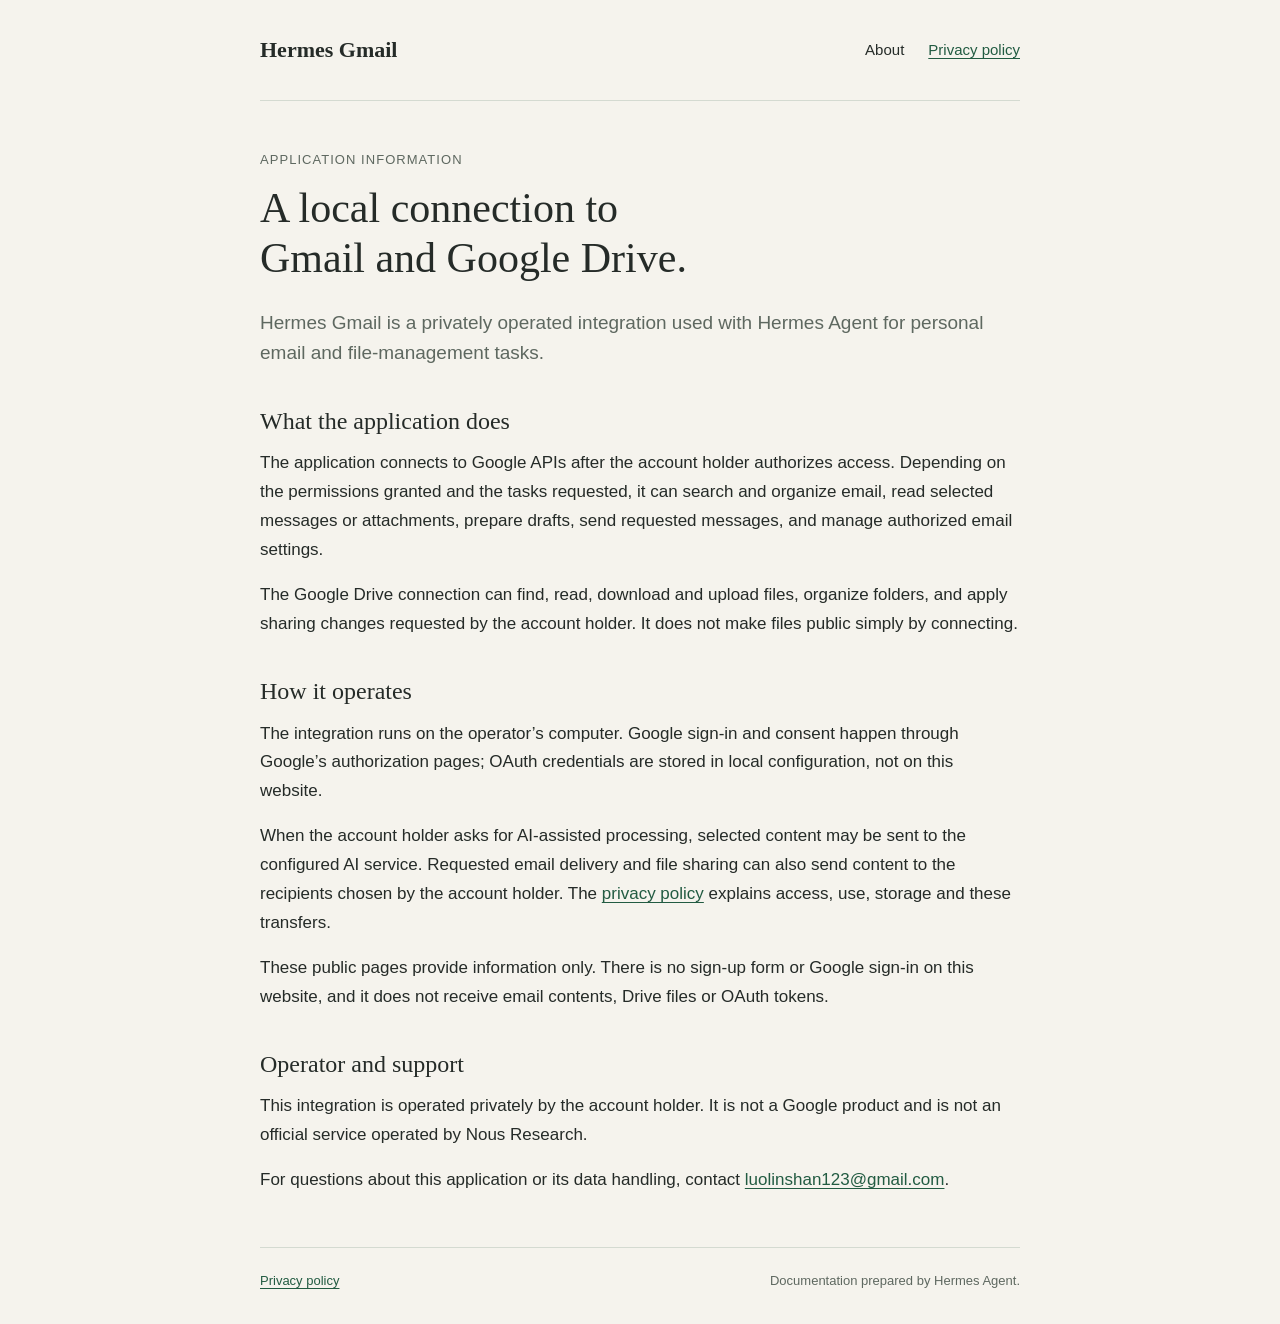
<file: index.html>
<!doctype html>
<html lang="en">
<head>
  <meta charset="utf-8">
  <meta name="viewport" content="width=device-width,initial-scale=1">
  <meta name="description" content="Application information for Hermes Gmail, a privately operated local Gmail and Google Drive integration.">
  <meta name="referrer" content="no-referrer">
  <title>Hermes Gmail — Application information</title>
  <link rel="stylesheet" href="style.css">
</head>
<body>
  <header><a class="brand" href="./">Hermes Gmail</a><nav aria-label="Main navigation"><a href="./" aria-current="page">About</a><a href="privacy.html">Privacy policy</a></nav></header>
  <main>
    <p class="eyebrow">Application information</p>
    <h1>A local connection to Gmail and Google Drive.</h1>
    <p class="lead">Hermes Gmail is a privately operated integration used with Hermes Agent for personal email and file-management tasks.</p>
    <section aria-labelledby="purpose"><h2 id="purpose">What the application does</h2>
      <p>The application connects to Google APIs after the account holder authorizes access. Depending on the permissions granted and the tasks requested, it can search and organize email, read selected messages or attachments, prepare drafts, send requested messages, and manage authorized email settings.</p>
      <p>The Google Drive connection can find, read, download and upload files, organize folders, and apply sharing changes requested by the account holder. It does not make files public simply by connecting.</p>
    </section>
    <section aria-labelledby="operation"><h2 id="operation">How it operates</h2>
      <p>The integration runs on the operator’s computer. Google sign-in and consent happen through Google’s authorization pages; OAuth credentials are stored in local configuration, not on this website.</p>
      <p>When the account holder asks for AI-assisted processing, selected content may be sent to the configured AI service. Requested email delivery and file sharing can also send content to the recipients chosen by the account holder. The <a href="privacy.html">privacy policy</a> explains access, use, storage and these transfers.</p>
      <p>These public pages provide information only. There is no sign-up form or Google sign-in on this website, and it does not receive email contents, Drive files or OAuth tokens.</p>
    </section>
    <section aria-labelledby="operator"><h2 id="operator">Operator and support</h2>
      <p>This integration is operated privately by the account holder. It is not a Google product and is not an official service operated by Nous Research.</p>
      <p>For questions about this application or its data handling, contact <a href="mailto:luolinshan123@gmail.com">luolinshan123@gmail.com</a>.</p>
    </section>
  </main>
  <footer><a href="privacy.html">Privacy policy</a><span>Documentation prepared by Hermes Agent.</span></footer>
</body>
</html>
</file>
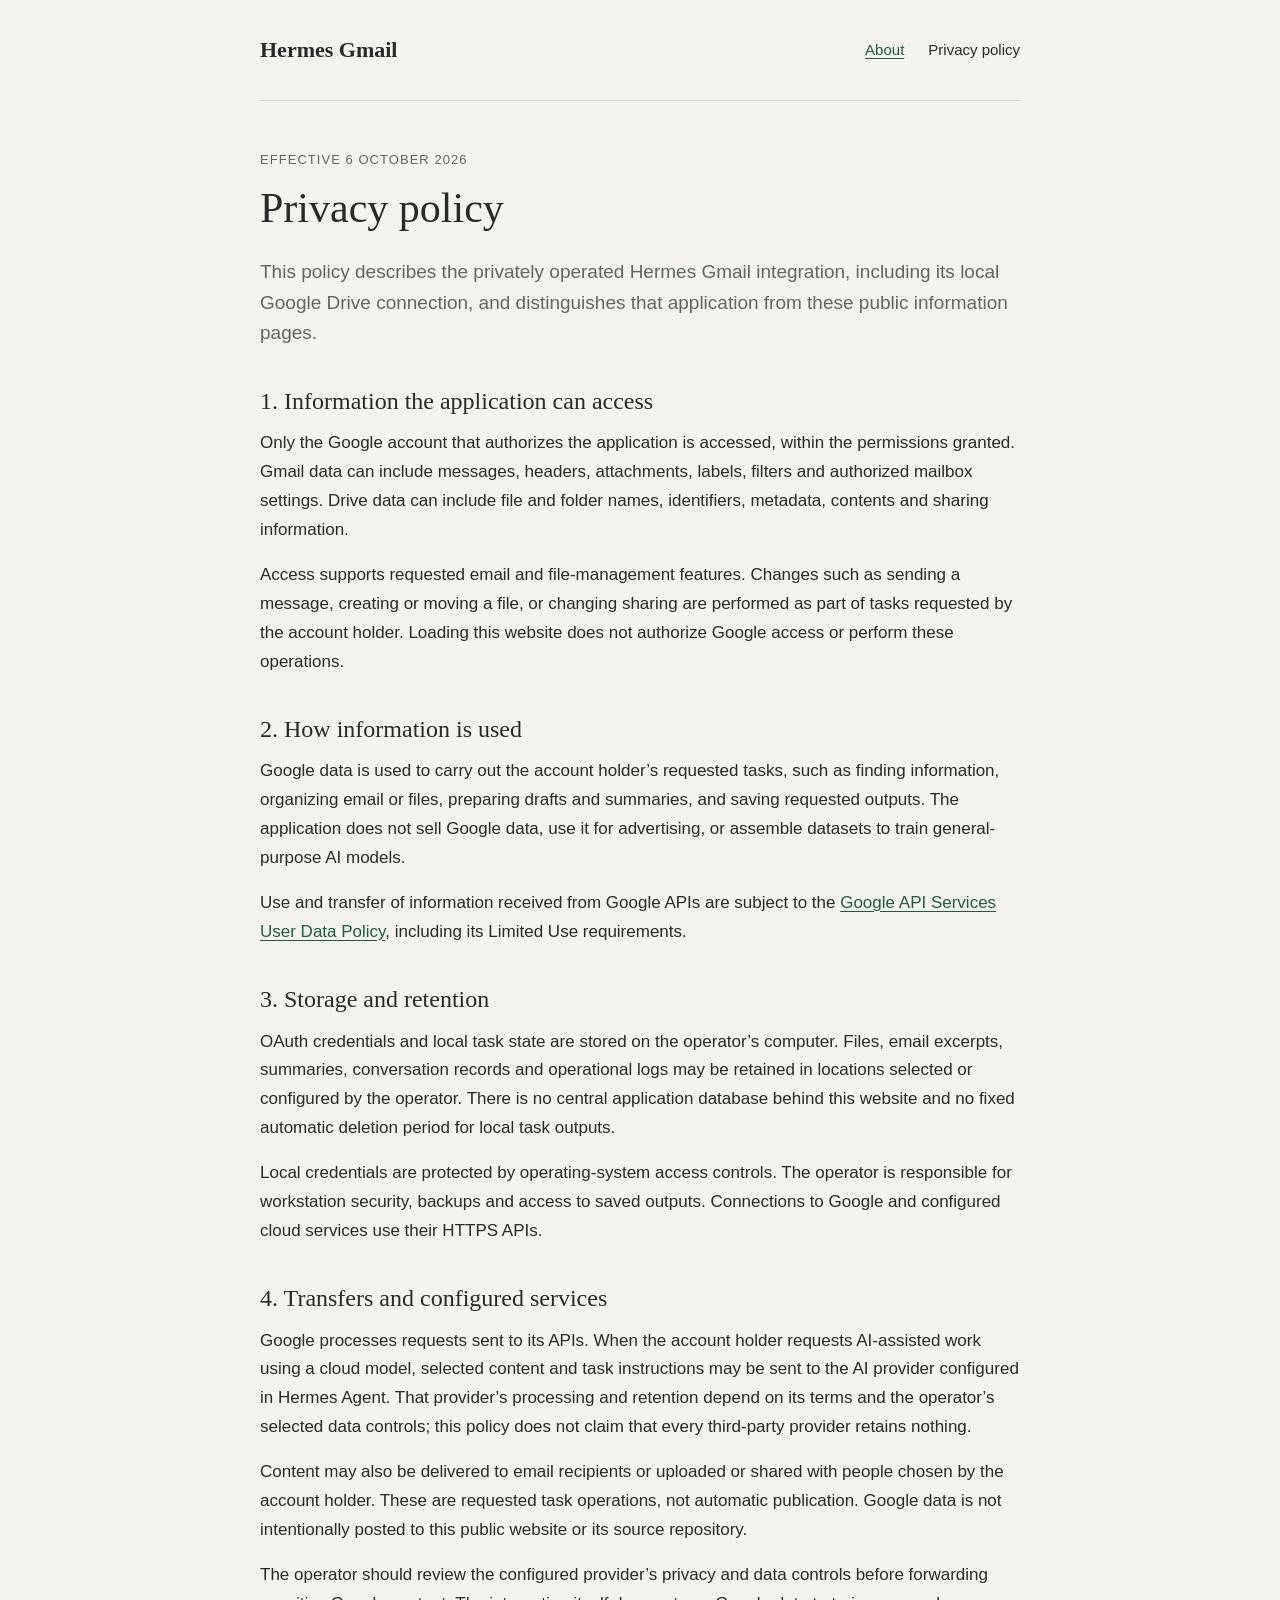
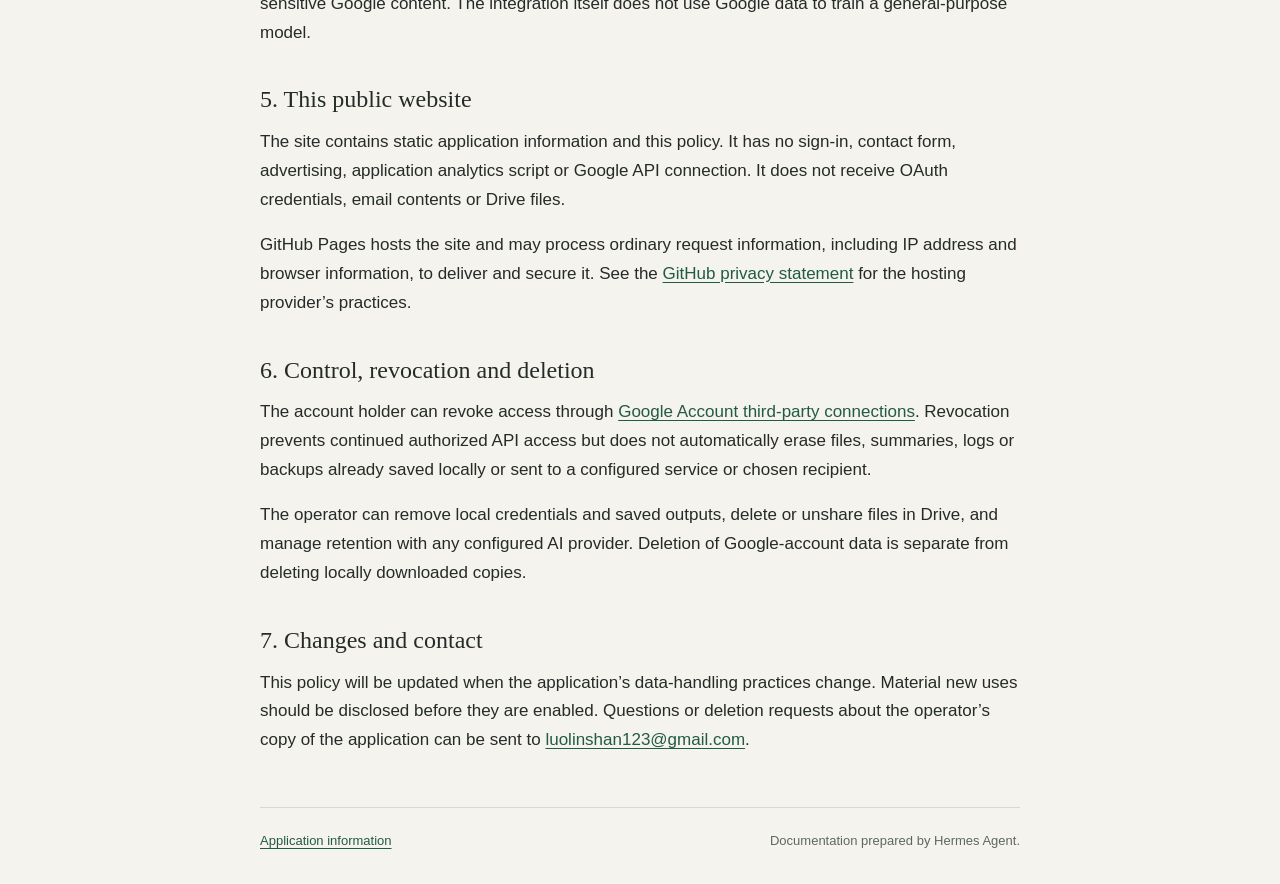
<file: privacy.html>
<!doctype html>
<html lang="en">
<head>
  <meta charset="utf-8">
  <meta name="viewport" content="width=device-width,initial-scale=1">
  <meta name="description" content="Privacy policy for Hermes Gmail and its local Google Drive integration.">
  <meta name="referrer" content="no-referrer">
  <title>Privacy policy — Hermes Gmail</title>
  <link rel="stylesheet" href="style.css">
</head>
<body>
  <header><a class="brand" href="./">Hermes Gmail</a><nav aria-label="Main navigation"><a href="./">About</a><a href="privacy.html" aria-current="page">Privacy policy</a></nav></header>
  <main>
    <p class="eyebrow">Effective 6 October 2026</p>
    <h1>Privacy policy</h1>
    <p class="lead">This policy describes the privately operated Hermes Gmail integration, including its local Google Drive connection, and distinguishes that application from these public information pages.</p>
    <section><h2>1. Information the application can access</h2>
      <p>Only the Google account that authorizes the application is accessed, within the permissions granted. Gmail data can include messages, headers, attachments, labels, filters and authorized mailbox settings. Drive data can include file and folder names, identifiers, metadata, contents and sharing information.</p>
      <p>Access supports requested email and file-management features. Changes such as sending a message, creating or moving a file, or changing sharing are performed as part of tasks requested by the account holder. Loading this website does not authorize Google access or perform these operations.</p>
    </section>
    <section><h2>2. How information is used</h2>
      <p>Google data is used to carry out the account holder’s requested tasks, such as finding information, organizing email or files, preparing drafts and summaries, and saving requested outputs. The application does not sell Google data, use it for advertising, or assemble datasets to train general-purpose AI models.</p>
      <p>Use and transfer of information received from Google APIs are subject to the <a href="https://developers.google.com/terms/api-services-user-data-policy">Google API Services User Data Policy</a>, including its Limited Use requirements.</p>
    </section>
    <section><h2>3. Storage and retention</h2>
      <p>OAuth credentials and local task state are stored on the operator’s computer. Files, email excerpts, summaries, conversation records and operational logs may be retained in locations selected or configured by the operator. There is no central application database behind this website and no fixed automatic deletion period for local task outputs.</p>
      <p>Local credentials are protected by operating-system access controls. The operator is responsible for workstation security, backups and access to saved outputs. Connections to Google and configured cloud services use their HTTPS APIs.</p>
    </section>
    <section><h2>4. Transfers and configured services</h2>
      <p>Google processes requests sent to its APIs. When the account holder requests AI-assisted work using a cloud model, selected content and task instructions may be sent to the AI provider configured in Hermes Agent. That provider’s processing and retention depend on its terms and the operator’s selected data controls; this policy does not claim that every third-party provider retains nothing.</p>
      <p>Content may also be delivered to email recipients or uploaded or shared with people chosen by the account holder. These are requested task operations, not automatic publication. Google data is not intentionally posted to this public website or its source repository.</p>
      <p>The operator should review the configured provider’s privacy and data controls before forwarding sensitive Google content. The integration itself does not use Google data to train a general-purpose model.</p>
    </section>
    <section><h2>5. This public website</h2>
      <p>The site contains static application information and this policy. It has no sign-in, contact form, advertising, application analytics script or Google API connection. It does not receive OAuth credentials, email contents or Drive files.</p>
      <p>GitHub Pages hosts the site and may process ordinary request information, including IP address and browser information, to deliver and secure it. See the <a href="https://docs.github.com/en/site-policy/privacy-policies/github-general-privacy-statement">GitHub privacy statement</a> for the hosting provider’s practices.</p>
    </section>
    <section><h2>6. Control, revocation and deletion</h2>
      <p>The account holder can revoke access through <a href="https://myaccount.google.com/connections">Google Account third-party connections</a>. Revocation prevents continued authorized API access but does not automatically erase files, summaries, logs or backups already saved locally or sent to a configured service or chosen recipient.</p>
      <p>The operator can remove local credentials and saved outputs, delete or unshare files in Drive, and manage retention with any configured AI provider. Deletion of Google-account data is separate from deleting locally downloaded copies.</p>
    </section>
    <section><h2>7. Changes and contact</h2>
      <p>This policy will be updated when the application’s data-handling practices change. Material new uses should be disclosed before they are enabled. Questions or deletion requests about the operator’s copy of the application can be sent to <a href="mailto:luolinshan123@gmail.com">luolinshan123@gmail.com</a>.</p>
    </section>
  </main>
  <footer><a href="./">Application information</a><span>Documentation prepared by Hermes Agent.</span></footer>
</body>
</html>
</file>
<file: style.css>
:root{color-scheme:light;--paper:#f5f3ed;--ink:#252b28;--muted:#5e6860;--rule:#d4dad1;--link:#225b42}*{box-sizing:border-box}body{margin:0;background:var(--paper);color:var(--ink);font:17px/1.7 Arial,Helvetica,sans-serif}header,main,footer{width:min(100% - 48px,760px);margin-inline:auto}header{display:flex;align-items:center;justify-content:space-between;gap:24px;padding:28px 0;border-bottom:1px solid var(--rule)}.brand{font-family:Georgia,'Times New Roman',serif;font-size:22px;font-weight:700;text-decoration:none;color:var(--ink)}nav{display:flex;gap:24px;font-size:15px}nav a{display:inline-flex;align-items:center;min-height:44px}nav [aria-current=page]{color:var(--ink);text-decoration:none}main{padding:48px 0 36px}.eyebrow{margin:0 0 12px;font-size:13px;color:var(--muted);letter-spacing:.08em;text-transform:uppercase}h1,h2{font-family:Georgia,'Times New Roman',serif;line-height:1.2;text-wrap:balance}h1{font-size:clamp(32px,5vw,42px);font-weight:400;margin:0 0 24px}h2{font-size:24px;font-weight:400;margin:0 0 14px}.lead{font-size:19px;line-height:1.6;color:var(--muted)}section{margin-top:38px}p{margin:0 0 16px}a{color:var(--link);text-underline-offset:.2em;overflow-wrap:anywhere}a:hover{text-decoration-thickness:2px}a:focus-visible{outline:2px solid var(--link);outline-offset:5px}footer{border-top:1px solid var(--rule);padding:22px 0 32px;display:flex;justify-content:space-between;gap:16px;color:var(--muted);font-size:13px}@media(max-width:520px){header,main,footer{width:calc(100% - 36px)}header{align-items:flex-start;gap:10px;flex-direction:column;padding:20px 0}main{padding-top:34px}footer{flex-direction:column}nav{gap:22px}}@media print{body{background:white;color:black}header,main,footer{width:100%}a{color:inherit}main{padding:20px 0}section{break-inside:avoid}}
</file>
